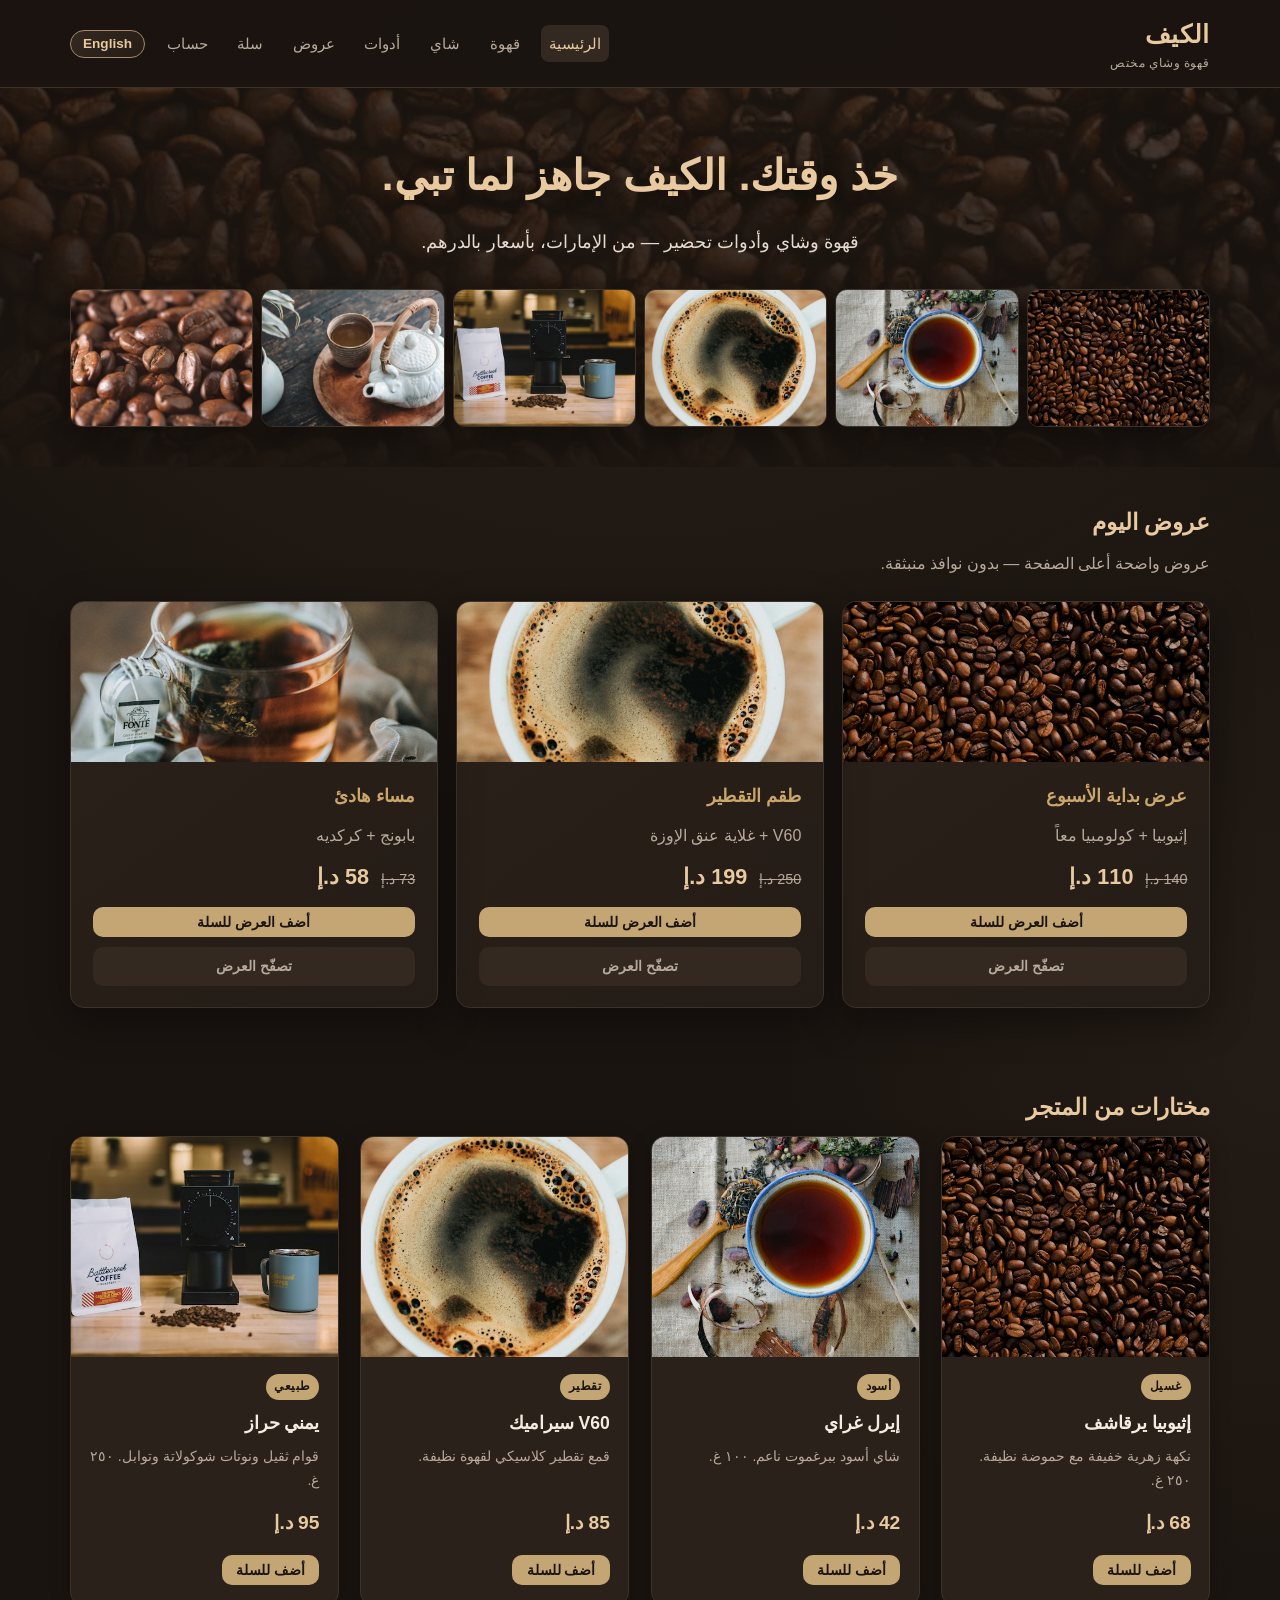
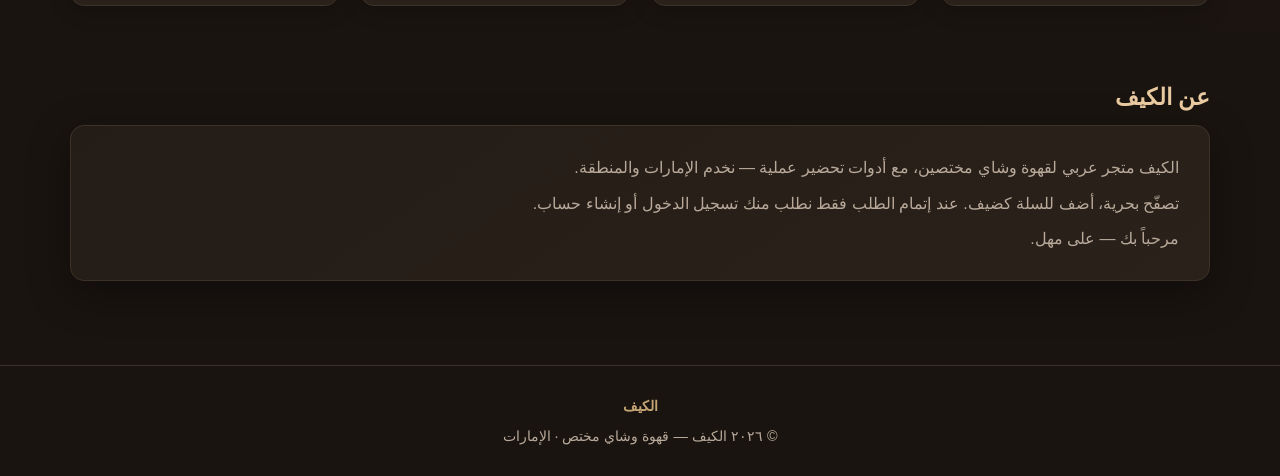
<file: index.html>
<!DOCTYPE html>
<html lang="ar" dir="rtl">
<head>
  <meta charset="UTF-8">
  <meta name="viewport" content="width=device-width, initial-scale=1">
  <title>الكيف — قهوة وشاي مختص</title>
  <link rel="stylesheet" href="styles.css">
</head>
<body>
  <header class="site-header">
    <div class="container header-inner">
      <a class="logo" href="index.html">الكيف<span data-i18n="brand_tag">قهوة وشاي مختص</span></a>
      <nav class="nav" aria-label="Main">
        <a href="index.html" data-nav="home" class="active" data-i18n="nav_home">الرئيسية</a>
        <a href="coffee.html" data-nav="coffee" data-i18n="nav_coffee">قهوة</a>
        <a href="tea.html" data-nav="tea" data-i18n="nav_tea">شاي</a>
        <a href="tools.html" data-nav="tools" data-i18n="nav_tools">أدوات</a>
        <a href="offers.html" data-nav="offers" data-i18n="nav_offers">عروض</a>
        <a href="cart.html" data-nav="cart" class="cart-link"><span data-i18n="nav_cart">سلة</span><span class="cart-badge" data-cart-badge style="display:none"></span></a>
        <a href="login.html" data-nav="account" data-i18n="nav_account">حساب</a>
        <button type="button" class="lang-toggle" data-lang-toggle aria-label="Language">English</button>
      </nav>
    </div>
  </header>

  <main>
    <section class="hero">
      <div class="container">
        <h1 data-i18n="hero_title">خذ وقتك. الكيف جاهز لما تبي.</h1>
        <p data-i18n="hero_lead">قهوة وشاي وأدوات تحضير — من الإمارات، بأسعار بالدرهم.</p>
        <div class="hero-strip" data-hero-strip></div>
      </div>
    </section>

    <section class="section">
      <div class="container">
        <h2 class="section-title" data-i18n="offers_today">عروض اليوم</h2>
        <p class="section-lead" data-i18n="offers_lead">عروض واضحة أعلى الصفحة — بدون نوافذ منبثقة.</p>
        <div class="offers-strip" data-offers></div>
      </div>
    </section>

    <section class="section">
      <div class="container">
        <h2 class="section-title" data-i18n="featured">مختارات من المتجر</h2>
        <div class="product-grid" data-featured></div>
      </div>
    </section>

    <section class="section">
      <div class="container">
        <h2 class="section-title" data-i18n="about_title">عن الكيف</h2>
        <div class="about-box">
          <p data-i18n="about_p1">الكيف متجر عربي لقهوة وشاي مختصين، مع أدوات تحضير عملية — نخدم الإمارات والمنطقة.</p>
          <p class="mt-1" data-i18n="about_p2">تصفّح بحرية، أضف للسلة كضيف. عند إتمام الطلب فقط نطلب منك تسجيل الدخول أو إنشاء حساب.</p>
          <p class="mt-1" data-i18n="about_p3">مرحباً بك — على مهل.</p>
        </div>
      </div>
    </section>
  </main>

  <footer class="site-footer">
    <div class="container">
      <p class="logo-sm">الكيف</p>
      <p data-i18n="footer">© ٢٠٢٦ الكيف — قهوة وشاي مختص · الإمارات</p>
    </div>
  </footer>
  <script src="app.js"></script>
</body>
</html>
</file>
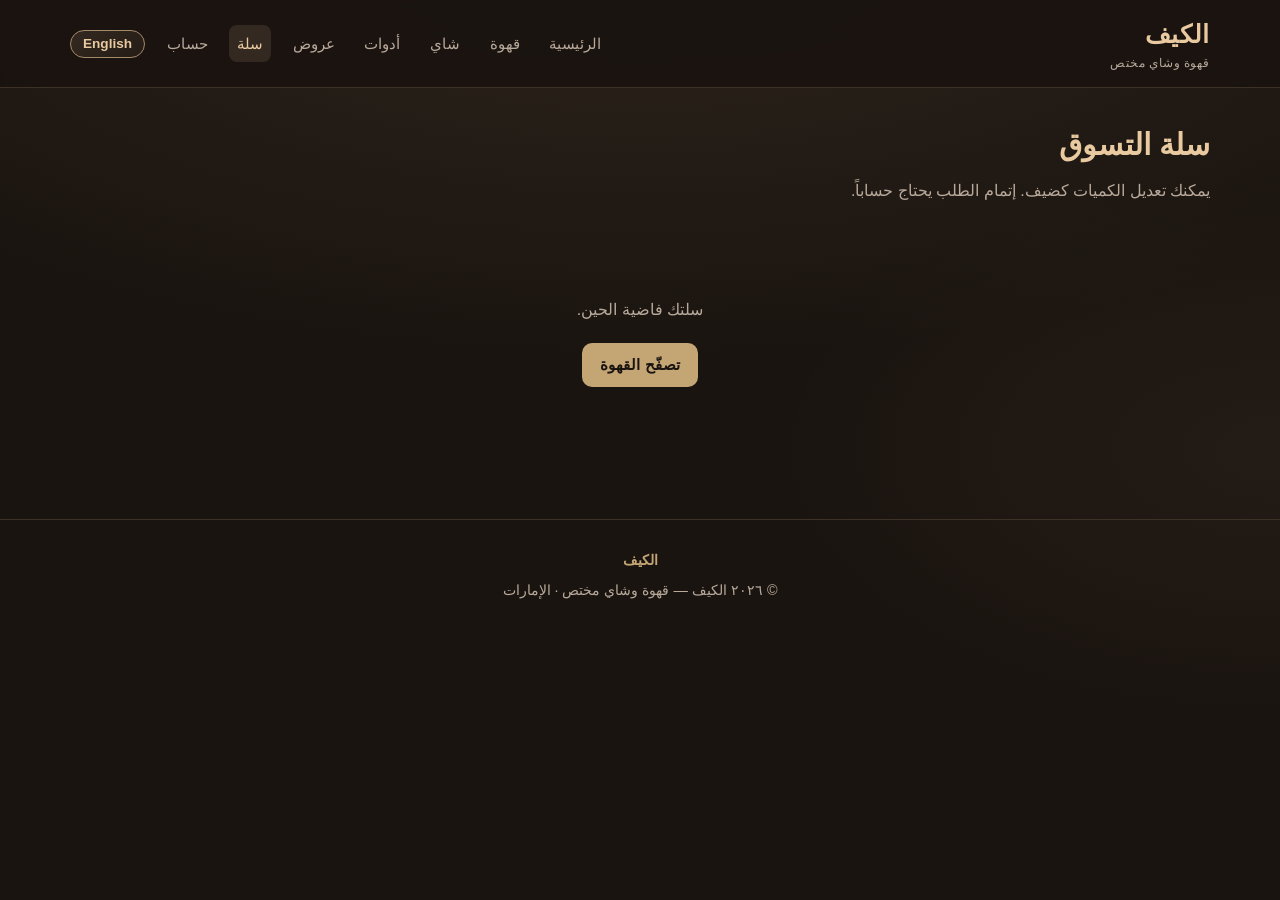
<file: cart.html>
<!DOCTYPE html>
<html lang="ar" dir="rtl">
<head>
  <meta charset="UTF-8">
  <meta name="viewport" content="width=device-width, initial-scale=1">
  <title>السلة — الكيف</title>
  <link rel="stylesheet" href="styles.css">
</head>
<body>
  <header class="site-header">
    <div class="container header-inner">
      <a class="logo" href="index.html">الكيف<span data-i18n="brand_tag">قهوة وشاي مختص</span></a>
      <nav class="nav" aria-label="Main">
        <a href="index.html" data-nav="home" data-i18n="nav_home">الرئيسية</a>
        <a href="coffee.html" data-nav="coffee" data-i18n="nav_coffee">قهوة</a>
        <a href="tea.html" data-nav="tea" data-i18n="nav_tea">شاي</a>
        <a href="tools.html" data-nav="tools" data-i18n="nav_tools">أدوات</a>
        <a href="offers.html" data-nav="offers" data-i18n="nav_offers">عروض</a>
        <a href="cart.html" data-nav="cart" class="cart-link"><span data-i18n="nav_cart">سلة</span><span class="cart-badge" data-cart-badge style="display:none"></span></a>
        <a href="login.html" data-nav="account" data-i18n="nav_account">حساب</a>
        <button type="button" class="lang-toggle" data-lang-toggle aria-label="Language">English</button>
      </nav>
    </div>
  </header>

  <main class="container">
    <div class="page-header">
      <h1 data-i18n="cart_title">سلة التسوق</h1>
      <p data-i18n="cart_lead">يمكنك تعديل الكميات كضيف. إتمام الطلب يحتاج حساباً.</p>
    </div>
    <div class="section" data-cart-root></div>
  </main>

  <footer class="site-footer">
    <div class="container">
      <p class="logo-sm">الكيف</p>
      <p data-i18n="footer">© ٢٠٢٦ الكيف — قهوة وشاي مختص · الإمارات</p>
    </div>
  </footer>
  <script src="app.js"></script>
</body>
</html>
</file>
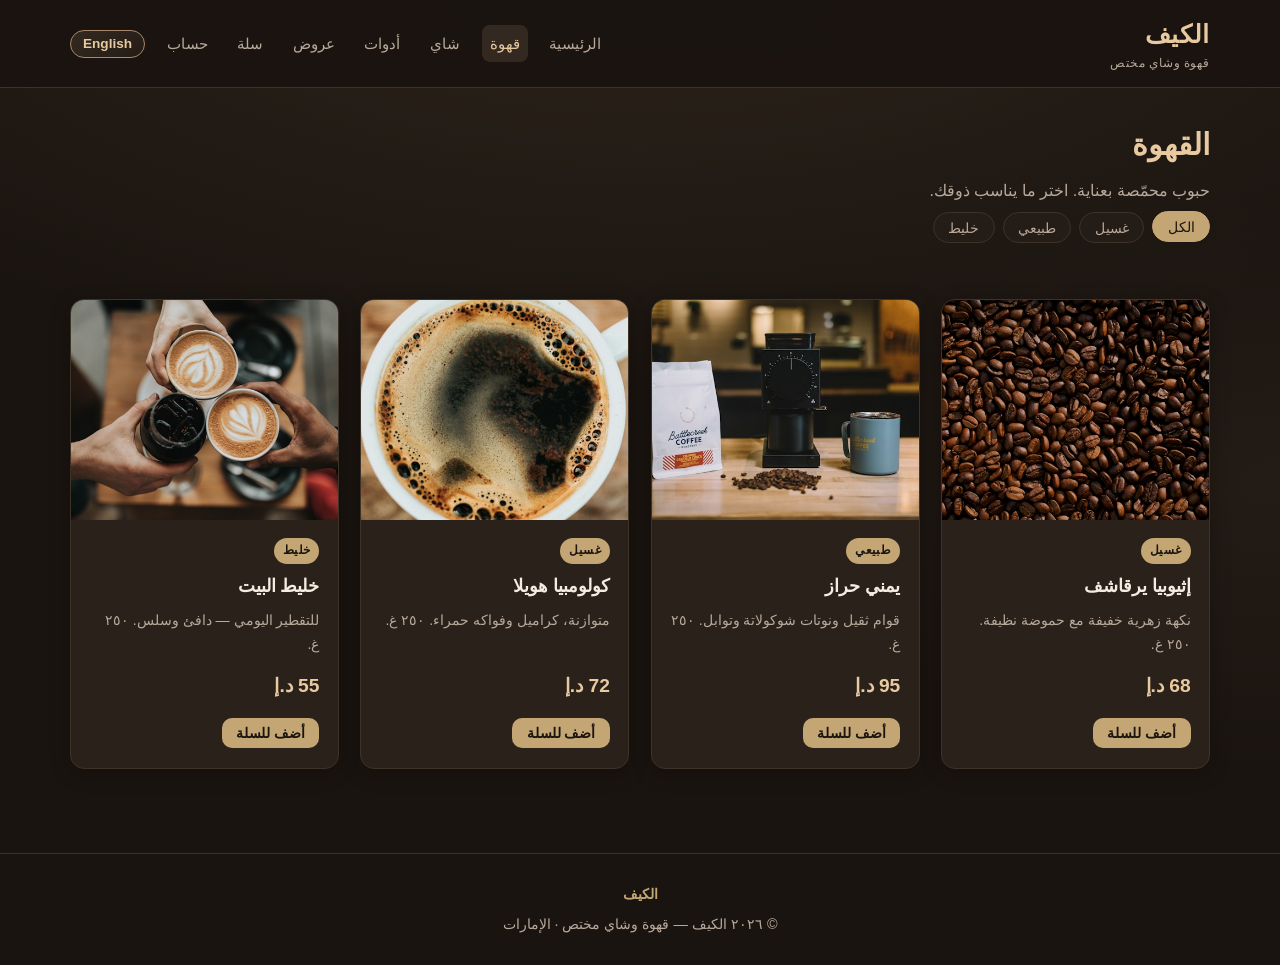
<file: coffee.html>
<!DOCTYPE html>
<html lang="ar" dir="rtl">
<head>
  <meta charset="UTF-8">
  <meta name="viewport" content="width=device-width, initial-scale=1">
  <title>قهوة — الكيف</title>
  <link rel="stylesheet" href="styles.css">
</head>
<body data-category="coffee">
  <header class="site-header">
    <div class="container header-inner">
      <a class="logo" href="index.html">الكيف<span data-i18n="brand_tag">قهوة وشاي مختص</span></a>
      <nav class="nav" aria-label="Main">
        <a href="index.html" data-nav="home" data-i18n="nav_home">الرئيسية</a>
        <a href="coffee.html" data-nav="coffee" data-i18n="nav_coffee">قهوة</a>
        <a href="tea.html" data-nav="tea" data-i18n="nav_tea">شاي</a>
        <a href="tools.html" data-nav="tools" data-i18n="nav_tools">أدوات</a>
        <a href="offers.html" data-nav="offers" data-i18n="nav_offers">عروض</a>
        <a href="cart.html" data-nav="cart" class="cart-link"><span data-i18n="nav_cart">سلة</span><span class="cart-badge" data-cart-badge style="display:none"></span></a>
        <a href="login.html" data-nav="account" data-i18n="nav_account">حساب</a>
        <button type="button" class="lang-toggle" data-lang-toggle aria-label="Language">English</button>
      </nav>
    </div>
  </header>

  <main class="container">
    <div class="page-header">
      <h1 data-i18n="coffee_title">القهوة</h1>
      <p data-i18n="coffee_lead">حبوب محمّصة بعناية. اختر ما يناسب ذوقك.</p>
    </div>
    <div class="filters" data-filters></div>
    <div class="product-grid section" data-product-grid></div>
  </main>

  <footer class="site-footer">
    <div class="container">
      <p class="logo-sm">الكيف</p>
      <p data-i18n="footer">© ٢٠٢٦ الكيف — قهوة وشاي مختص · الإمارات</p>
    </div>
  </footer>
  <script src="app.js"></script>
</body>
</html>
</file>
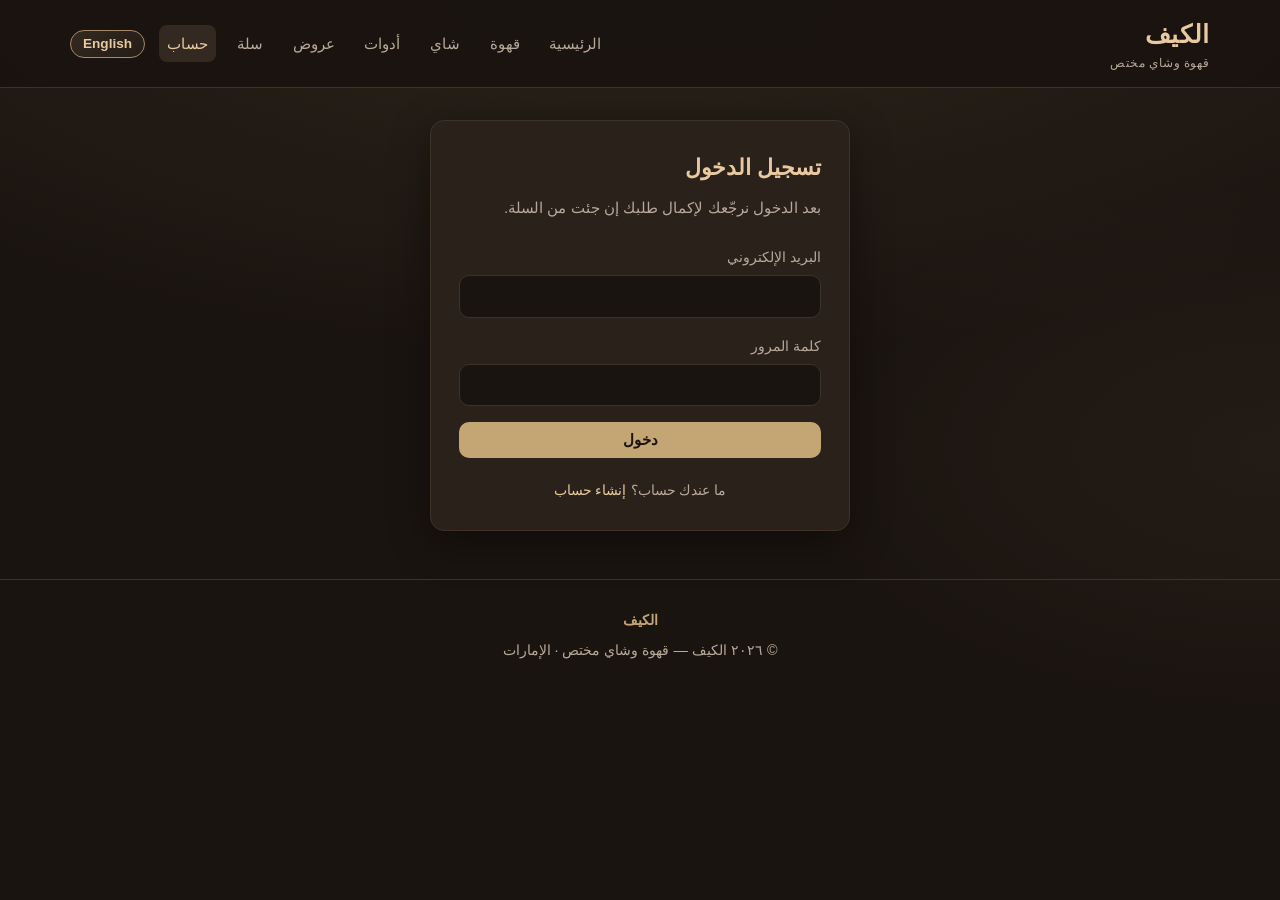
<file: login.html>
<!DOCTYPE html>
<html lang="ar" dir="rtl">
<head>
  <meta charset="UTF-8">
  <meta name="viewport" content="width=device-width, initial-scale=1">
  <title>تسجيل الدخول — الكيف</title>
  <link rel="stylesheet" href="styles.css">
</head>
<body>
  <header class="site-header">
    <div class="container header-inner">
      <a class="logo" href="index.html">الكيف<span data-i18n="brand_tag">قهوة وشاي مختص</span></a>
      <nav class="nav" aria-label="Main">
        <a href="index.html" data-nav="home" data-i18n="nav_home">الرئيسية</a>
        <a href="coffee.html" data-nav="coffee" data-i18n="nav_coffee">قهوة</a>
        <a href="tea.html" data-nav="tea" data-i18n="nav_tea">شاي</a>
        <a href="tools.html" data-nav="tools" data-i18n="nav_tools">أدوات</a>
        <a href="offers.html" data-nav="offers" data-i18n="nav_offers">عروض</a>
        <a href="cart.html" data-nav="cart" class="cart-link"><span data-i18n="nav_cart">سلة</span><span class="cart-badge" data-cart-badge style="display:none"></span></a>
        <a href="login.html" data-nav="account" data-i18n="nav_account">حساب</a>
        <button type="button" class="lang-toggle" data-lang-toggle aria-label="Language">English</button>
      </nav>
    </div>
  </header>

  <main class="auth-wrap">
    <div class="auth-card">
      <h1 data-i18n="login_title">تسجيل الدخول</h1>
      <p class="lead" data-i18n="login_lead">بعد الدخول نرجّعك لإكمال طلبك إن جئت من السلة.</p>
      <div class="form-error" role="alert"></div>
      <form data-login-form>
        <div class="form-group">
          <label for="email" data-i18n="email">البريد الإلكتروني</label>
          <input type="email" id="email" name="email" required autocomplete="email" dir="ltr">
        </div>
        <div class="form-group">
          <label for="password" data-i18n="password">كلمة المرور</label>
          <input type="password" id="password" name="password" required autocomplete="current-password" dir="ltr">
        </div>
        <button type="submit" class="btn btn-primary btn-block" data-i18n="login_btn">دخول</button>
      </form>
      <p class="form-footer"><span data-i18n="no_account">ما عندك حساب؟</span> <a href="signup.html" data-auth-link data-i18n="create_account">إنشاء حساب</a></p>
    </div>
  </main>

  <footer class="site-footer">
    <div class="container">
      <p class="logo-sm">الكيف</p>
      <p data-i18n="footer">© ٢٠٢٦ الكيف — قهوة وشاي مختص · الإمارات</p>
    </div>
  </footer>
  <script src="app.js"></script>
</body>
</html>
</file>
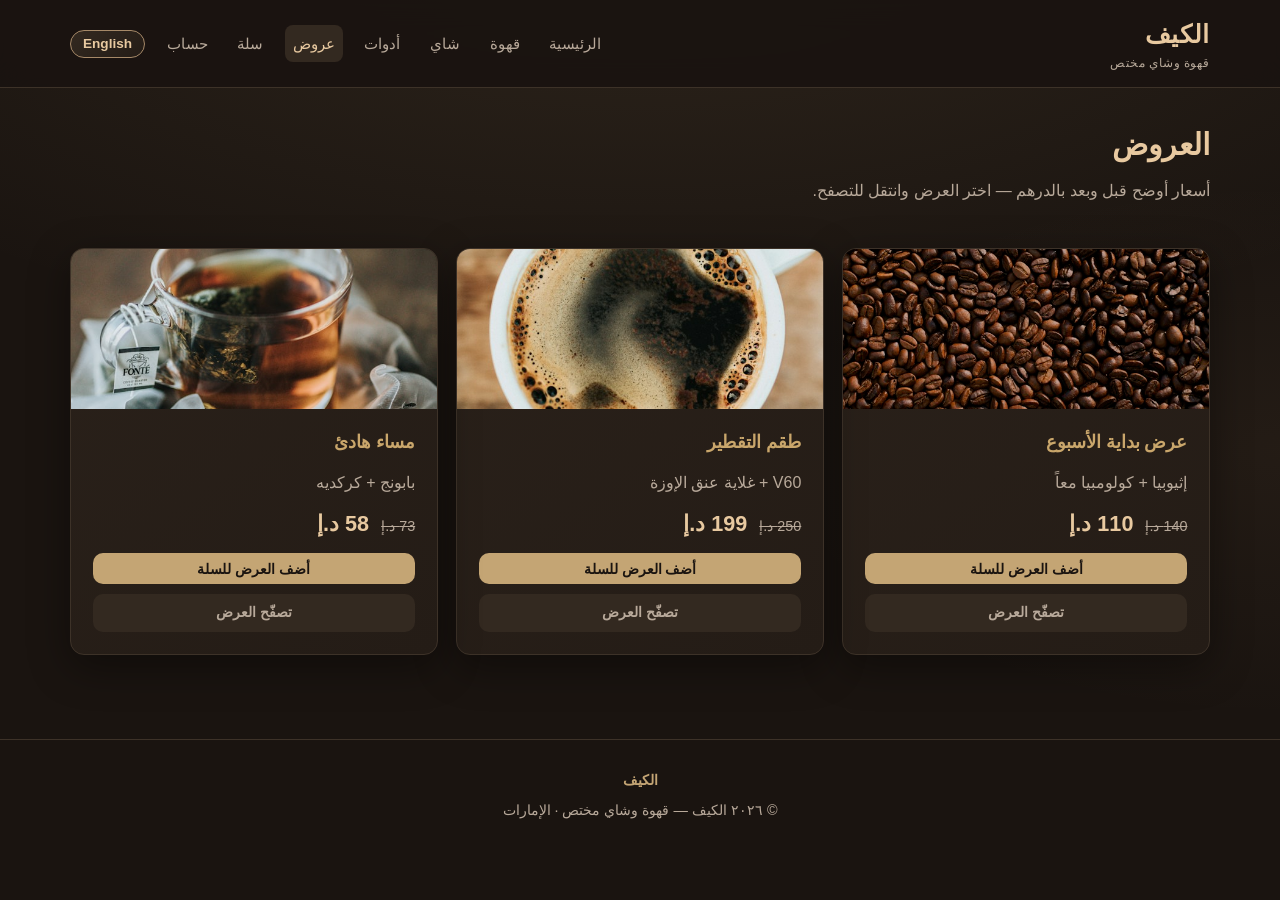
<file: offers.html>
<!DOCTYPE html>
<html lang="ar" dir="rtl">
<head>
  <meta charset="UTF-8">
  <meta name="viewport" content="width=device-width, initial-scale=1">
  <title>عروض — الكيف</title>
  <link rel="stylesheet" href="styles.css">
</head>
<body>
  <header class="site-header">
    <div class="container header-inner">
      <a class="logo" href="index.html">الكيف<span data-i18n="brand_tag">قهوة وشاي مختص</span></a>
      <nav class="nav" aria-label="Main">
        <a href="index.html" data-nav="home" data-i18n="nav_home">الرئيسية</a>
        <a href="coffee.html" data-nav="coffee" data-i18n="nav_coffee">قهوة</a>
        <a href="tea.html" data-nav="tea" data-i18n="nav_tea">شاي</a>
        <a href="tools.html" data-nav="tools" data-i18n="nav_tools">أدوات</a>
        <a href="offers.html" data-nav="offers" data-i18n="nav_offers">عروض</a>
        <a href="cart.html" data-nav="cart" class="cart-link"><span data-i18n="nav_cart">سلة</span><span class="cart-badge" data-cart-badge style="display:none"></span></a>
        <a href="login.html" data-nav="account" data-i18n="nav_account">حساب</a>
        <button type="button" class="lang-toggle" data-lang-toggle aria-label="Language">English</button>
      </nav>
    </div>
  </header>

  <main class="container">
    <div class="page-header">
      <h1 data-i18n="offers_title">العروض</h1>
      <p data-i18n="offers_page_lead">أسعار أوضح قبل وبعد بالدرهم — اختر العرض وانتقل للتصفح.</p>
    </div>
    <div class="offers-strip section" data-offers></div>
  </main>

  <footer class="site-footer">
    <div class="container">
      <p class="logo-sm">الكيف</p>
      <p data-i18n="footer">© ٢٠٢٦ الكيف — قهوة وشاي مختص · الإمارات</p>
    </div>
  </footer>
  <script src="app.js"></script>
</body>
</html>
</file>
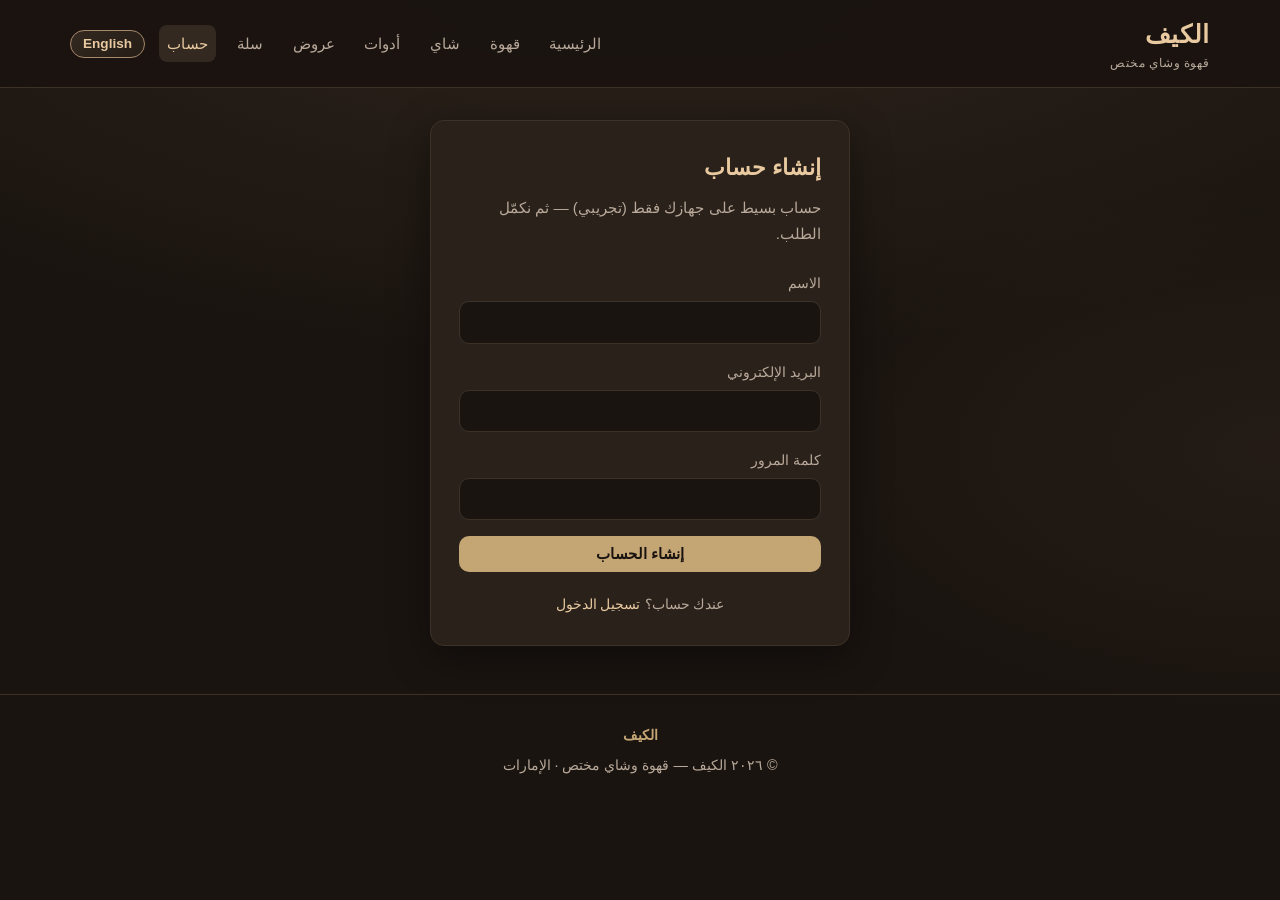
<file: signup.html>
<!DOCTYPE html>
<html lang="ar" dir="rtl">
<head>
  <meta charset="UTF-8">
  <meta name="viewport" content="width=device-width, initial-scale=1">
  <title>إنشاء حساب — الكيف</title>
  <link rel="stylesheet" href="styles.css">
</head>
<body>
  <header class="site-header">
    <div class="container header-inner">
      <a class="logo" href="index.html">الكيف<span data-i18n="brand_tag">قهوة وشاي مختص</span></a>
      <nav class="nav" aria-label="Main">
        <a href="index.html" data-nav="home" data-i18n="nav_home">الرئيسية</a>
        <a href="coffee.html" data-nav="coffee" data-i18n="nav_coffee">قهوة</a>
        <a href="tea.html" data-nav="tea" data-i18n="nav_tea">شاي</a>
        <a href="tools.html" data-nav="tools" data-i18n="nav_tools">أدوات</a>
        <a href="offers.html" data-nav="offers" data-i18n="nav_offers">عروض</a>
        <a href="cart.html" data-nav="cart" class="cart-link"><span data-i18n="nav_cart">سلة</span><span class="cart-badge" data-cart-badge style="display:none"></span></a>
        <a href="login.html" data-nav="account" data-i18n="nav_account">حساب</a>
        <button type="button" class="lang-toggle" data-lang-toggle aria-label="Language">English</button>
      </nav>
    </div>
  </header>

  <main class="auth-wrap">
    <div class="auth-card">
      <h1 data-i18n="signup_title">إنشاء حساب</h1>
      <p class="lead" data-i18n="signup_lead">حساب بسيط على جهازك فقط (تجريبي) — ثم نكمّل الطلب.</p>
      <div class="form-error" role="alert"></div>
      <form data-signup-form>
        <div class="form-group">
          <label for="name" data-i18n="name">الاسم</label>
          <input type="text" id="name" name="name" required autocomplete="name">
        </div>
        <div class="form-group">
          <label for="email" data-i18n="email">البريد الإلكتروني</label>
          <input type="email" id="email" name="email" required autocomplete="email" dir="ltr">
        </div>
        <div class="form-group">
          <label for="password" data-i18n="password">كلمة المرور</label>
          <input type="password" id="password" name="password" required minlength="4" autocomplete="new-password" dir="ltr">
        </div>
        <button type="submit" class="btn btn-primary btn-block" data-i18n="signup_btn">إنشاء الحساب</button>
      </form>
      <p class="form-footer"><span data-i18n="have_account">عندك حساب؟</span> <a href="login.html" data-auth-link data-i18n="login_link">تسجيل الدخول</a></p>
    </div>
  </main>

  <footer class="site-footer">
    <div class="container">
      <p class="logo-sm">الكيف</p>
      <p data-i18n="footer">© ٢٠٢٦ الكيف — قهوة وشاي مختص · الإمارات</p>
    </div>
  </footer>
  <script src="app.js"></script>
</body>
</html>
</file>
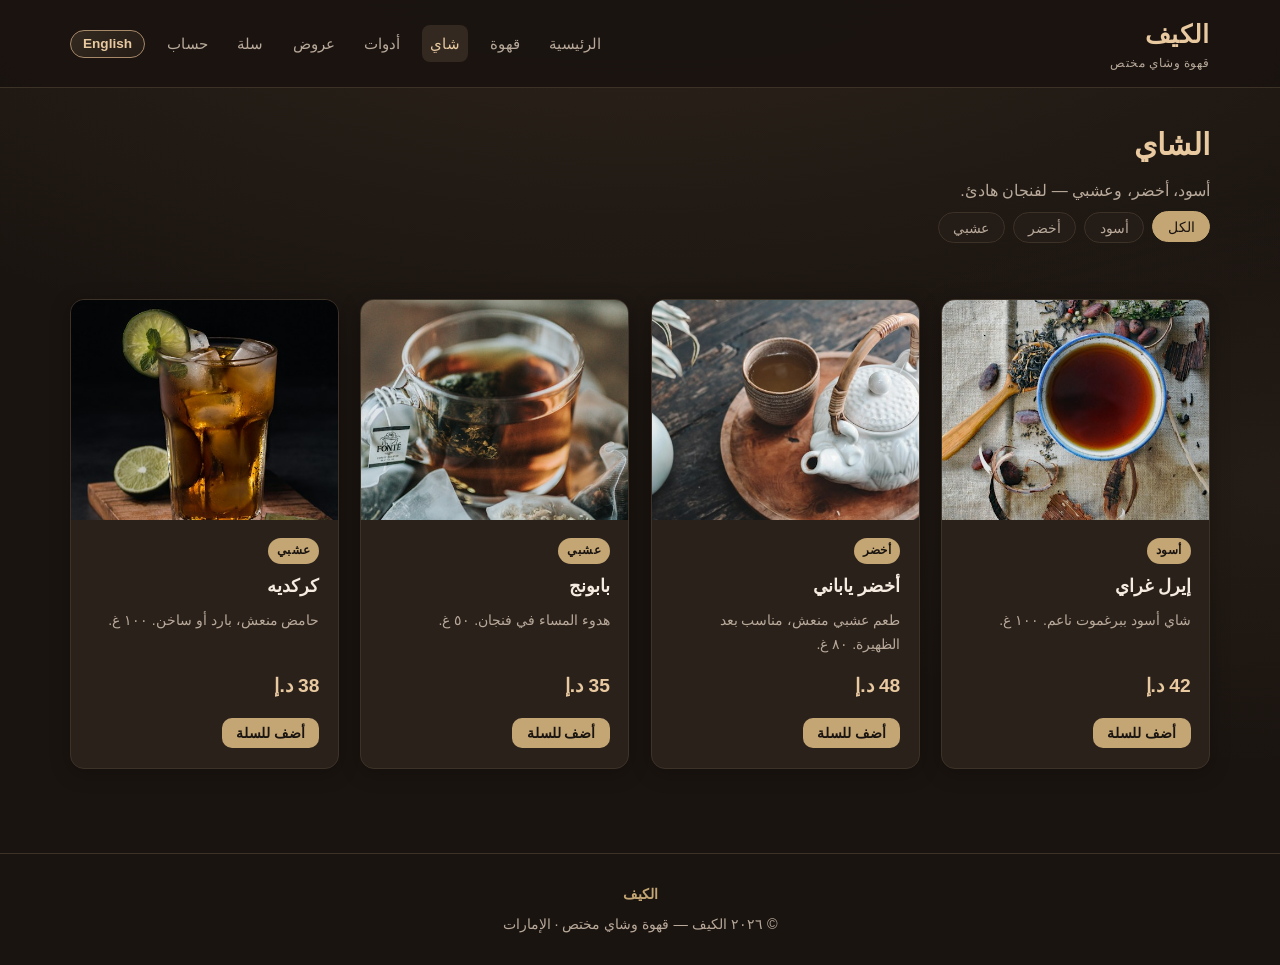
<file: tea.html>
<!DOCTYPE html>
<html lang="ar" dir="rtl">
<head>
  <meta charset="UTF-8">
  <meta name="viewport" content="width=device-width, initial-scale=1">
  <title>شاي — الكيف</title>
  <link rel="stylesheet" href="styles.css">
</head>
<body data-category="tea">
  <header class="site-header">
    <div class="container header-inner">
      <a class="logo" href="index.html">الكيف<span data-i18n="brand_tag">قهوة وشاي مختص</span></a>
      <nav class="nav" aria-label="Main">
        <a href="index.html" data-nav="home" data-i18n="nav_home">الرئيسية</a>
        <a href="coffee.html" data-nav="coffee" data-i18n="nav_coffee">قهوة</a>
        <a href="tea.html" data-nav="tea" data-i18n="nav_tea">شاي</a>
        <a href="tools.html" data-nav="tools" data-i18n="nav_tools">أدوات</a>
        <a href="offers.html" data-nav="offers" data-i18n="nav_offers">عروض</a>
        <a href="cart.html" data-nav="cart" class="cart-link"><span data-i18n="nav_cart">سلة</span><span class="cart-badge" data-cart-badge style="display:none"></span></a>
        <a href="login.html" data-nav="account" data-i18n="nav_account">حساب</a>
        <button type="button" class="lang-toggle" data-lang-toggle aria-label="Language">English</button>
      </nav>
    </div>
  </header>

  <main class="container">
    <div class="page-header">
      <h1 data-i18n="tea_title">الشاي</h1>
      <p data-i18n="tea_lead">أسود، أخضر، وعشبي — لفنجان هادئ.</p>
    </div>
    <div class="filters" data-filters></div>
    <div class="product-grid section" data-product-grid></div>
  </main>

  <footer class="site-footer">
    <div class="container">
      <p class="logo-sm">الكيف</p>
      <p data-i18n="footer">© ٢٠٢٦ الكيف — قهوة وشاي مختص · الإمارات</p>
    </div>
  </footer>
  <script src="app.js"></script>
</body>
</html>
</file>
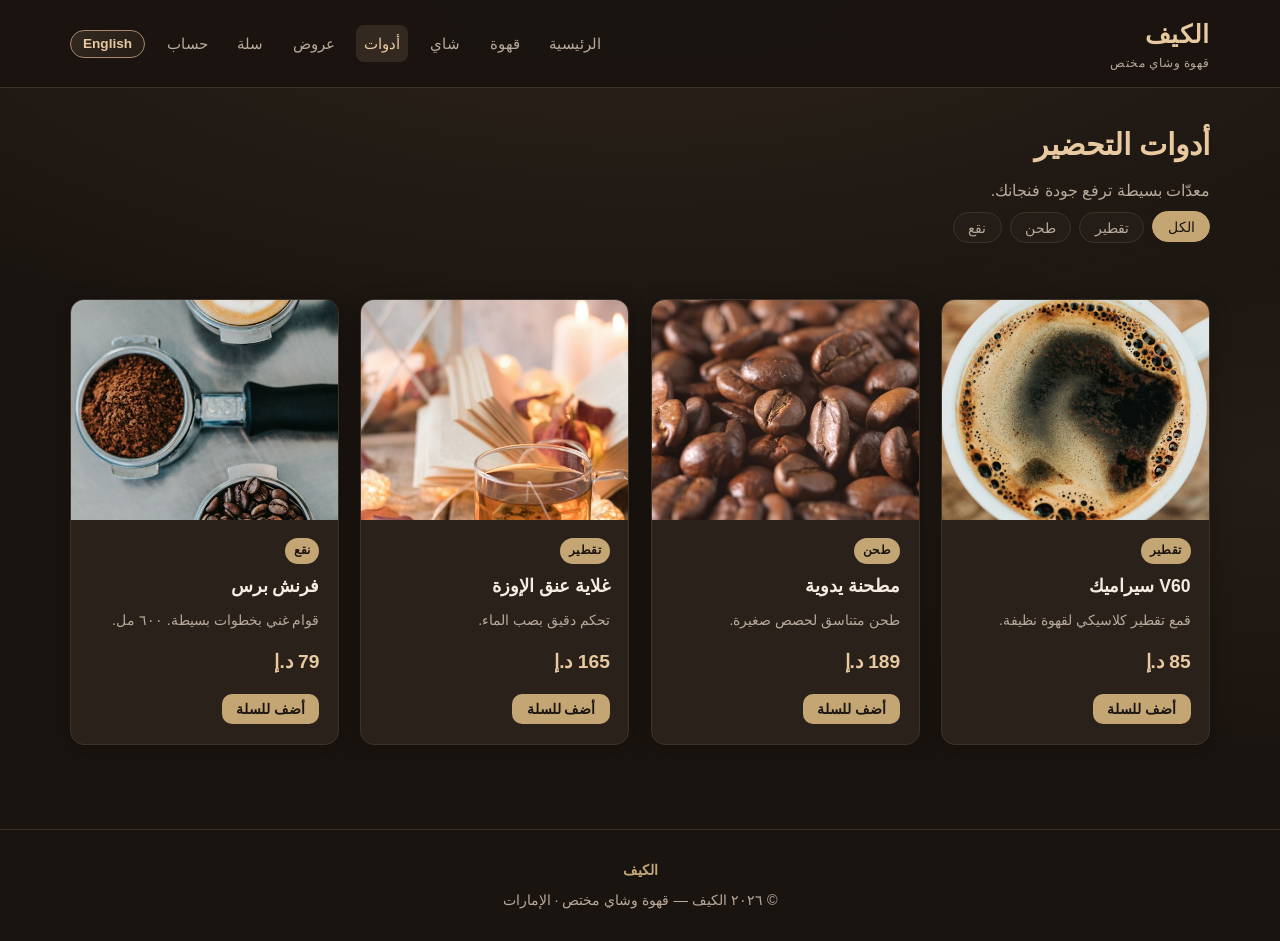
<file: tools.html>
<!DOCTYPE html>
<html lang="ar" dir="rtl">
<head>
  <meta charset="UTF-8">
  <meta name="viewport" content="width=device-width, initial-scale=1">
  <title>أدوات — الكيف</title>
  <link rel="stylesheet" href="styles.css">
</head>
<body data-category="tools">
  <header class="site-header">
    <div class="container header-inner">
      <a class="logo" href="index.html">الكيف<span data-i18n="brand_tag">قهوة وشاي مختص</span></a>
      <nav class="nav" aria-label="Main">
        <a href="index.html" data-nav="home" data-i18n="nav_home">الرئيسية</a>
        <a href="coffee.html" data-nav="coffee" data-i18n="nav_coffee">قهوة</a>
        <a href="tea.html" data-nav="tea" data-i18n="nav_tea">شاي</a>
        <a href="tools.html" data-nav="tools" data-i18n="nav_tools">أدوات</a>
        <a href="offers.html" data-nav="offers" data-i18n="nav_offers">عروض</a>
        <a href="cart.html" data-nav="cart" class="cart-link"><span data-i18n="nav_cart">سلة</span><span class="cart-badge" data-cart-badge style="display:none"></span></a>
        <a href="login.html" data-nav="account" data-i18n="nav_account">حساب</a>
        <button type="button" class="lang-toggle" data-lang-toggle aria-label="Language">English</button>
      </nav>
    </div>
  </header>

  <main class="container">
    <div class="page-header">
      <h1 data-i18n="tools_title">أدوات التحضير</h1>
      <p data-i18n="tools_lead">معدّات بسيطة ترفع جودة فنجانك.</p>
    </div>
    <div class="filters" data-filters></div>
    <div class="product-grid section" data-product-grid></div>
  </main>

  <footer class="site-footer">
    <div class="container">
      <p class="logo-sm">الكيف</p>
      <p data-i18n="footer">© ٢٠٢٦ الكيف — قهوة وشاي مختص · الإمارات</p>
    </div>
  </footer>
  <script src="app.js"></script>
</body>
</html>
</file>
<file: styles.css>
/* الكيف — Al-Kayf Specialty Coffee & Tea */
:root {
  --bg: #1a1410;
  --bg-elevated: #241c16;
  --bg-card: #2a211a;
  --bg-hover: #332920;
  --border: #3d3228;
  --text: #f5ebe0;
  --text-muted: #b8a99a;
  --accent: #c4a574;
  --accent-soft: #a68968;
  --accent-bright: #e8c9a0;
  --warm: #d4a574;
  --success: #8fbc8f;
  --danger: #c97a6a;
  --offer: #c9a66b;
  --radius: 14px;
  --shadow: 0 12px 40px rgba(0, 0, 0, 0.4);
  --shadow-hover: 0 18px 48px rgba(196, 165, 116, 0.18);
  --font: "Segoe UI", "Tahoma", "Arial", sans-serif;
}

*,
*::before,
*::after {
  box-sizing: border-box;
  margin: 0;
  padding: 0;
}

html {
  scroll-behavior: smooth;
}

body {
  font-family: var(--font);
  background: var(--bg);
  color: var(--text);
  line-height: 1.7;
  min-height: 100vh;
  background-image:
    radial-gradient(ellipse 80% 50% at 50% -10%, rgba(196, 165, 116, 0.12), transparent),
    radial-gradient(ellipse 40% 30% at 100% 50%, rgba(212, 165, 116, 0.05), transparent);
}

a {
  color: var(--accent-bright);
  text-decoration: none;
  transition: color 0.25s ease;
}

a:hover {
  color: var(--accent);
}

img {
  max-width: 100%;
  height: auto;
  display: block;
}

.container {
  width: min(1140px, 92%);
  margin-inline: auto;
}

/* Header / Nav */
.site-header {
  background: rgba(26, 20, 16, 0.94);
  border-bottom: 1px solid var(--border);
  position: sticky;
  top: 0;
  z-index: 100;
  backdrop-filter: blur(14px);
}

.header-inner {
  display: flex;
  align-items: center;
  justify-content: space-between;
  gap: 1rem;
  padding: 0.85rem 0;
  flex-wrap: wrap;
}

.logo {
  font-size: 1.55rem;
  font-weight: 700;
  color: var(--accent-bright);
  letter-spacing: 0.02em;
}

.logo span {
  color: var(--text-muted);
  font-size: 0.75rem;
  font-weight: 400;
  display: block;
  margin-top: -0.15rem;
}

.nav {
  display: flex;
  flex-wrap: wrap;
  gap: 0.35rem 0.85rem;
  align-items: center;
}

.nav a {
  color: var(--text-muted);
  font-size: 0.95rem;
  padding: 0.35rem 0.5rem;
  border-radius: 8px;
  transition: color 0.2s, background 0.2s, transform 0.2s;
}

.nav a:hover,
.nav a.active {
  color: var(--accent-bright);
  background: var(--bg-hover);
}

.nav .cart-link {
  position: relative;
}

.lang-toggle {
  background: linear-gradient(145deg, var(--bg-hover), var(--bg-elevated));
  border: 1px solid var(--accent-soft);
  color: var(--accent-bright);
  padding: 0.35rem 0.75rem;
  border-radius: 999px;
  cursor: pointer;
  font-family: inherit;
  font-size: 0.85rem;
  font-weight: 600;
  transition: background 0.2s, transform 0.2s, box-shadow 0.2s;
}

.lang-toggle:hover {
  background: var(--accent);
  color: var(--bg);
  box-shadow: 0 4px 16px rgba(196, 165, 116, 0.35);
  transform: translateY(-1px);
}

.cart-badge {
  display: inline-flex;
  align-items: center;
  justify-content: center;
  min-width: 1.25rem;
  height: 1.25rem;
  padding: 0 0.3rem;
  margin-inline-start: 0.25rem;
  background: var(--accent);
  color: var(--bg);
  font-size: 0.7rem;
  font-weight: 700;
  border-radius: 999px;
}

/* Hero — richer with photo strip */
.hero {
  position: relative;
  padding: 3.25rem 0 2.5rem;
  text-align: center;
  overflow: hidden;
}

.hero::before {
  content: "";
  position: absolute;
  inset: 0;
  background:
    linear-gradient(180deg, rgba(26, 20, 16, 0.55) 0%, rgba(26, 20, 16, 0.92) 100%),
    url("images/coffee-ethiopia.jpg") center / cover no-repeat;
  opacity: 0.55;
  z-index: 0;
  pointer-events: none;
}

.hero .container {
  position: relative;
  z-index: 1;
}

.hero h1 {
  font-size: clamp(1.85rem, 4.5vw, 2.65rem);
  font-weight: 700;
  color: var(--accent-bright);
  margin-bottom: 0.85rem;
  text-shadow: 0 2px 24px rgba(0, 0, 0, 0.45);
}

.hero p {
  color: var(--text);
  font-size: 1.15rem;
  max-width: 34rem;
  margin-inline: auto;
  opacity: 0.92;
}

.hero-strip {
  display: grid;
  grid-template-columns: repeat(6, 1fr);
  gap: 0.5rem;
  margin-top: 2rem;
  position: relative;
  z-index: 1;
}

.hero-strip-item {
  border-radius: 12px;
  overflow: hidden;
  aspect-ratio: 4 / 3;
  border: 1px solid var(--border);
  box-shadow: var(--shadow);
  transition: transform 0.35s ease, box-shadow 0.35s ease;
}

.hero-strip-item:hover {
  transform: translateY(-6px) scale(1.03);
  box-shadow: var(--shadow-hover);
  z-index: 2;
}

.hero-strip-item img {
  width: 100%;
  height: 100%;
  object-fit: cover;
  min-height: 80px;
}

/* Sections */
.section {
  padding: 2.25rem 0;
}

.section-title {
  font-size: 1.45rem;
  color: var(--accent-bright);
  margin-bottom: 0.5rem;
  font-weight: 600;
}

.section-lead {
  color: var(--text-muted);
  margin-bottom: 1.5rem;
  max-width: 36rem;
}

/* Offer cards with images */
.offers-strip {
  display: grid;
  grid-template-columns: repeat(auto-fit, minmax(280px, 1fr));
  gap: 1.15rem;
  margin-bottom: 0.5rem;
}

.offer-card {
  background: linear-gradient(145deg, var(--bg-card), var(--bg-elevated));
  border: 1px solid var(--border);
  border-radius: var(--radius);
  overflow: hidden;
  box-shadow: var(--shadow);
  display: flex;
  flex-direction: column;
  transition: transform 0.3s ease, border-color 0.3s ease, box-shadow 0.3s ease;
}

.offer-card:hover {
  transform: translateY(-4px);
  border-color: var(--accent-soft);
  box-shadow: var(--shadow-hover);
}

.offer-media {
  height: 160px;
  min-height: 160px;
  overflow: hidden;
  background: #2a211a;
}

.offer-media img {
  width: 100%;
  height: 100%;
  min-height: 160px;
  object-fit: cover;
  transition: transform 0.45s ease;
}

.offer-card:hover .offer-media img {
  transform: scale(1.06);
}

.offer-body {
  padding: 1.2rem 1.35rem 1.35rem;
  display: flex;
  flex-direction: column;
  gap: 0.65rem;
  flex: 1;
}

.offer-card h3 {
  font-size: 1.1rem;
  color: var(--offer);
}

.offer-prices {
  display: flex;
  align-items: baseline;
  gap: 0.75rem;
}

.price-before {
  color: var(--text-muted);
  text-decoration: line-through;
  font-size: 0.9rem;
}

.price-after {
  color: var(--accent-bright);
  font-size: 1.35rem;
  font-weight: 700;
}

.price-unit {
  font-size: 0.85rem;
  color: var(--text-muted);
  font-weight: 400;
}

/* Product grid — large vivid photos */
.product-grid {
  display: grid;
  grid-template-columns: repeat(auto-fill, minmax(260px, 1fr));
  gap: 1.35rem;
}

.product-card {
  background: var(--bg-card);
  border: 1px solid var(--border);
  border-radius: var(--radius);
  overflow: hidden;
  display: flex;
  flex-direction: column;
  transition: border-color 0.3s ease, transform 0.3s ease, box-shadow 0.3s ease;
  box-shadow: 0 4px 20px rgba(0, 0, 0, 0.25);
}

.product-card:hover {
  border-color: var(--accent);
  transform: translateY(-6px);
  box-shadow: var(--shadow-hover);
}

.product-visual {
  height: 220px;
  min-height: 220px;
  padding: 0;
  overflow: hidden;
  background: #2a211a;
  position: relative;
}

.product-visual img {
  width: 100%;
  height: 100%;
  min-height: 220px;
  object-fit: cover;
  display: block;
  transition: transform 0.45s ease;
}

.product-card:hover .product-visual img {
  transform: scale(1.08);
}

.product-body {
  padding: 1.1rem 1.15rem 1.25rem;
  display: flex;
  flex-direction: column;
  gap: 0.4rem;
  flex: 1;
}

.product-chip {
  display: inline-block;
  align-self: flex-start;
  font-size: 0.72rem;
  font-weight: 600;
  letter-spacing: 0.04em;
  text-transform: uppercase;
  color: var(--bg);
  background: var(--accent);
  padding: 0.2rem 0.55rem;
  border-radius: 999px;
  margin-bottom: 0.15rem;
}

.product-body h3 {
  font-size: 1.1rem;
  color: var(--text);
}

.product-meta {
  font-size: 0.88rem;
  color: var(--text-muted);
}

.product-price {
  font-size: 1.2rem;
  font-weight: 700;
  color: var(--accent-bright);
  margin-top: auto;
  padding-top: 0.45rem;
}

.product-actions {
  display: flex;
  gap: 0.5rem;
  margin-top: 0.55rem;
}

/* Filters */
.filters {
  display: flex;
  flex-wrap: wrap;
  gap: 0.5rem;
  margin-bottom: 1.25rem;
}

.filter-btn {
  background: var(--bg-elevated);
  border: 1px solid var(--border);
  color: var(--text-muted);
  padding: 0.4rem 0.9rem;
  border-radius: 999px;
  cursor: pointer;
  font-family: inherit;
  font-size: 0.9rem;
  transition: all 0.25s ease;
}

.filter-btn:hover,
.filter-btn.active {
  background: var(--accent);
  border-color: var(--accent);
  color: var(--bg);
  transform: translateY(-1px);
}

/* Buttons */
.btn {
  display: inline-flex;
  align-items: center;
  justify-content: center;
  gap: 0.4rem;
  padding: 0.55rem 1.15rem;
  border-radius: 10px;
  font-family: inherit;
  font-size: 0.95rem;
  font-weight: 600;
  cursor: pointer;
  border: none;
  transition: background 0.25s ease, transform 0.2s ease, opacity 0.2s, box-shadow 0.25s;
}

.btn:active {
  transform: scale(0.97);
}

.btn-primary {
  background: var(--accent);
  color: var(--bg);
}

.btn-primary:hover {
  background: var(--accent-bright);
  box-shadow: 0 6px 20px rgba(196, 165, 116, 0.35);
}

.btn-secondary {
  background: transparent;
  border: 1px solid var(--border);
  color: var(--text);
}

.btn-secondary:hover {
  border-color: var(--accent-soft);
  color: var(--accent-bright);
}

.btn-ghost {
  background: var(--bg-hover);
  color: var(--text-muted);
}

.btn-ghost:hover {
  color: var(--text);
}

.btn-block {
  width: 100%;
}

.btn-sm {
  padding: 0.45rem 0.9rem;
  font-size: 0.88rem;
}

/* About */
.about-box {
  background: linear-gradient(145deg, var(--bg-elevated), var(--bg-card));
  border: 1px solid var(--border);
  border-radius: var(--radius);
  padding: 1.75rem 1.85rem;
  color: var(--text-muted);
  box-shadow: var(--shadow);
}

.about-box strong {
  color: var(--accent-bright);
}

/* Cart */
.cart-table {
  width: 100%;
  border-collapse: collapse;
  background: var(--bg-card);
  border-radius: var(--radius);
  overflow: hidden;
  border: 1px solid var(--border);
}

.cart-table th,
.cart-table td {
  padding: 1rem;
  text-align: start;
  border-bottom: 1px solid var(--border);
}

.cart-table th {
  background: var(--bg-elevated);
  color: var(--text-muted);
  font-weight: 600;
  font-size: 0.9rem;
}

.cart-table tr:last-child td {
  border-bottom: none;
}

.cart-item-cell {
  display: flex;
  align-items: center;
  gap: 0.85rem;
}

.cart-thumb {
  width: 72px;
  height: 72px;
  min-width: 72px;
  min-height: 72px;
  object-fit: cover;
  border-radius: 10px;
  border: 1px solid var(--border);
}

.qty-controls {
  display: inline-flex;
  align-items: center;
  gap: 0.5rem;
}

.qty-controls button {
  width: 2rem;
  height: 2rem;
  border-radius: 8px;
  border: 1px solid var(--border);
  background: var(--bg-elevated);
  color: var(--text);
  cursor: pointer;
  font-size: 1rem;
  font-family: inherit;
  transition: border-color 0.2s, background 0.2s;
}

.qty-controls button:hover {
  border-color: var(--accent-soft);
  background: var(--bg-hover);
}

.cart-summary {
  margin-top: 1.5rem;
  background: var(--bg-elevated);
  border: 1px solid var(--border);
  border-radius: var(--radius);
  padding: 1.25rem 1.5rem;
  display: flex;
  flex-wrap: wrap;
  align-items: center;
  justify-content: space-between;
  gap: 1rem;
}

.cart-total {
  font-size: 1.25rem;
}

.cart-total strong {
  color: var(--accent-bright);
}

.empty-cart {
  text-align: center;
  padding: 3rem 1rem;
  color: var(--text-muted);
}

.empty-cart p {
  margin-bottom: 1.25rem;
}

/* Auth forms */
.auth-wrap {
  max-width: 420px;
  margin: 2rem auto;
}

.auth-card {
  background: var(--bg-card);
  border: 1px solid var(--border);
  border-radius: var(--radius);
  padding: 1.75rem;
  box-shadow: var(--shadow);
}

.auth-card h1 {
  font-size: 1.4rem;
  color: var(--accent-bright);
  margin-bottom: 0.5rem;
}

.auth-card .lead {
  color: var(--text-muted);
  font-size: 0.95rem;
  margin-bottom: 1.5rem;
}

.form-group {
  margin-bottom: 1rem;
}

.form-group label {
  display: block;
  margin-bottom: 0.35rem;
  color: var(--text-muted);
  font-size: 0.9rem;
}

.form-group input {
  width: 100%;
  padding: 0.7rem 0.9rem;
  border-radius: 10px;
  border: 1px solid var(--border);
  background: var(--bg);
  color: var(--text);
  font-family: inherit;
  font-size: 1rem;
}

.form-group input:focus {
  border-color: var(--accent-soft);
  box-shadow: 0 0 0 3px rgba(196, 165, 116, 0.15);
}

/* Visible keyboard focus for inputs, buttons and links */
input:focus-visible,
button:focus-visible,
a:focus-visible,
.btn:focus-visible {
  outline: 2px solid var(--accent-soft);
  outline-offset: 2px;
}

.form-footer {
  margin-top: 1.25rem;
  text-align: center;
  color: var(--text-muted);
  font-size: 0.9rem;
}

.form-error {
  background: rgba(201, 122, 106, 0.15);
  border: 1px solid var(--danger);
  color: var(--danger);
  padding: 0.65rem 0.9rem;
  border-radius: 8px;
  margin-bottom: 1rem;
  font-size: 0.9rem;
  display: none;
}

.form-error.show {
  display: block;
}

.form-success {
  background: rgba(143, 188, 143, 0.15);
  border: 1px solid var(--success);
  color: var(--success);
  padding: 0.65rem 0.9rem;
  border-radius: 8px;
  margin-bottom: 1rem;
  font-size: 0.9rem;
}

/* Page header */
.page-header {
  padding: 2rem 0 0.5rem;
}

.page-header h1 {
  font-size: 1.85rem;
  color: var(--accent-bright);
  margin-bottom: 0.4rem;
}

.page-header p {
  color: var(--text-muted);
}

/* Toast */
.toast {
  position: fixed;
  bottom: 1.5rem;
  left: 50%;
  transform: translateX(-50%) translateY(120%);
  background: var(--bg-card);
  border: 1px solid var(--accent-soft);
  color: var(--text);
  padding: 0.75rem 1.25rem;
  border-radius: 10px;
  box-shadow: var(--shadow);
  z-index: 200;
  transition: transform 0.3s ease;
  font-size: 0.95rem;
}

.toast.show {
  transform: translateX(-50%) translateY(0);
}

/* Footer */
.site-footer {
  margin-top: 3rem;
  border-top: 1px solid var(--border);
  padding: 1.75rem 0;
  text-align: center;
  color: var(--text-muted);
  font-size: 0.9rem;
}

.site-footer .logo-sm {
  color: var(--accent);
  font-weight: 600;
  margin-bottom: 0.35rem;
}

/* Utility */
.mt-1 { margin-top: 0.5rem; }
.mt-2 { margin-top: 1rem; }
.mb-2 { margin-bottom: 1rem; }
.text-muted { color: var(--text-muted); }
.hidden { display: none !important; }

@media (max-width: 800px) {
  .hero-strip {
    grid-template-columns: repeat(3, 1fr);
  }
}

@media (max-width: 640px) {
  .cart-table th:nth-child(2),
  .cart-table td:nth-child(2) {
    display: none;
  }

  .header-inner {
    flex-direction: column;
    align-items: flex-start;
  }

  .nav {
    width: 100%;
  }

  .product-visual {
    height: 190px;
    min-height: 190px;
  }

  .product-visual img {
    min-height: 190px;
  }

  .hero-strip {
    grid-template-columns: repeat(3, 1fr);
    gap: 0.35rem;
  }
}
</file>
